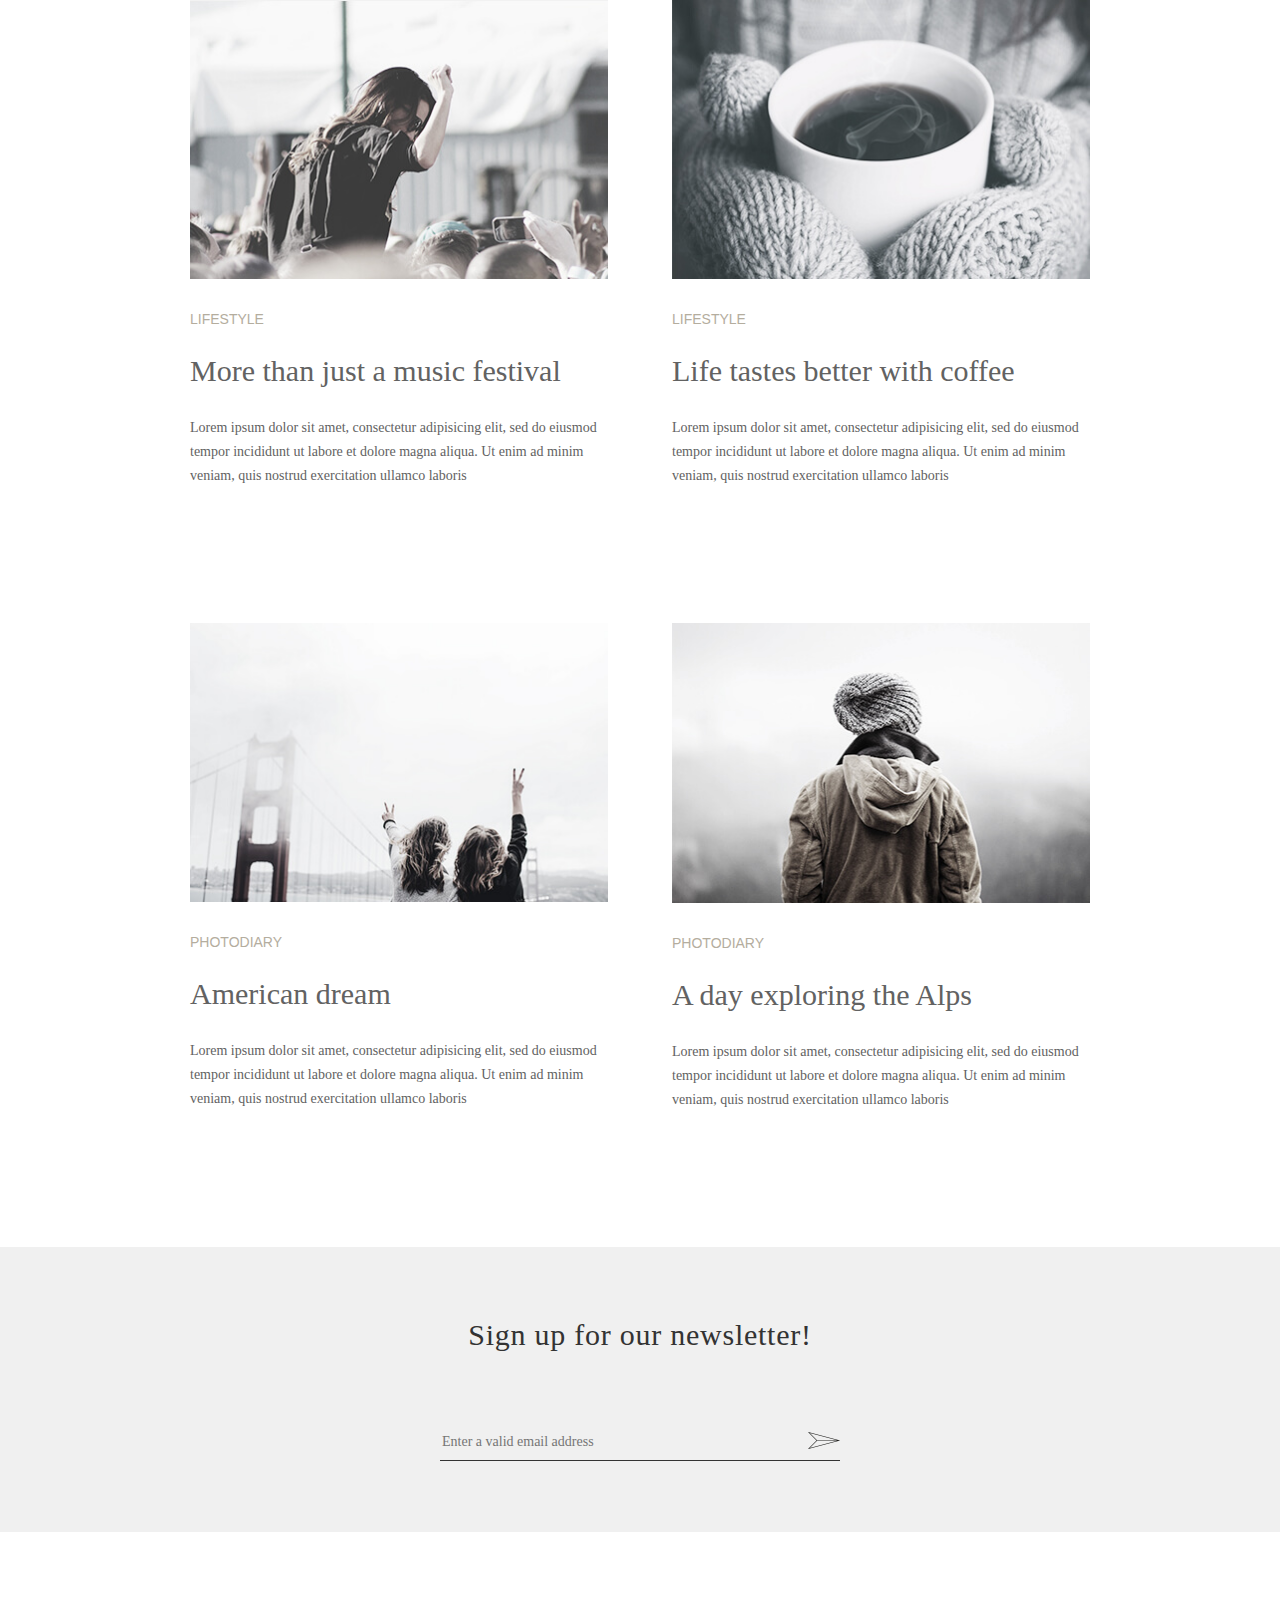
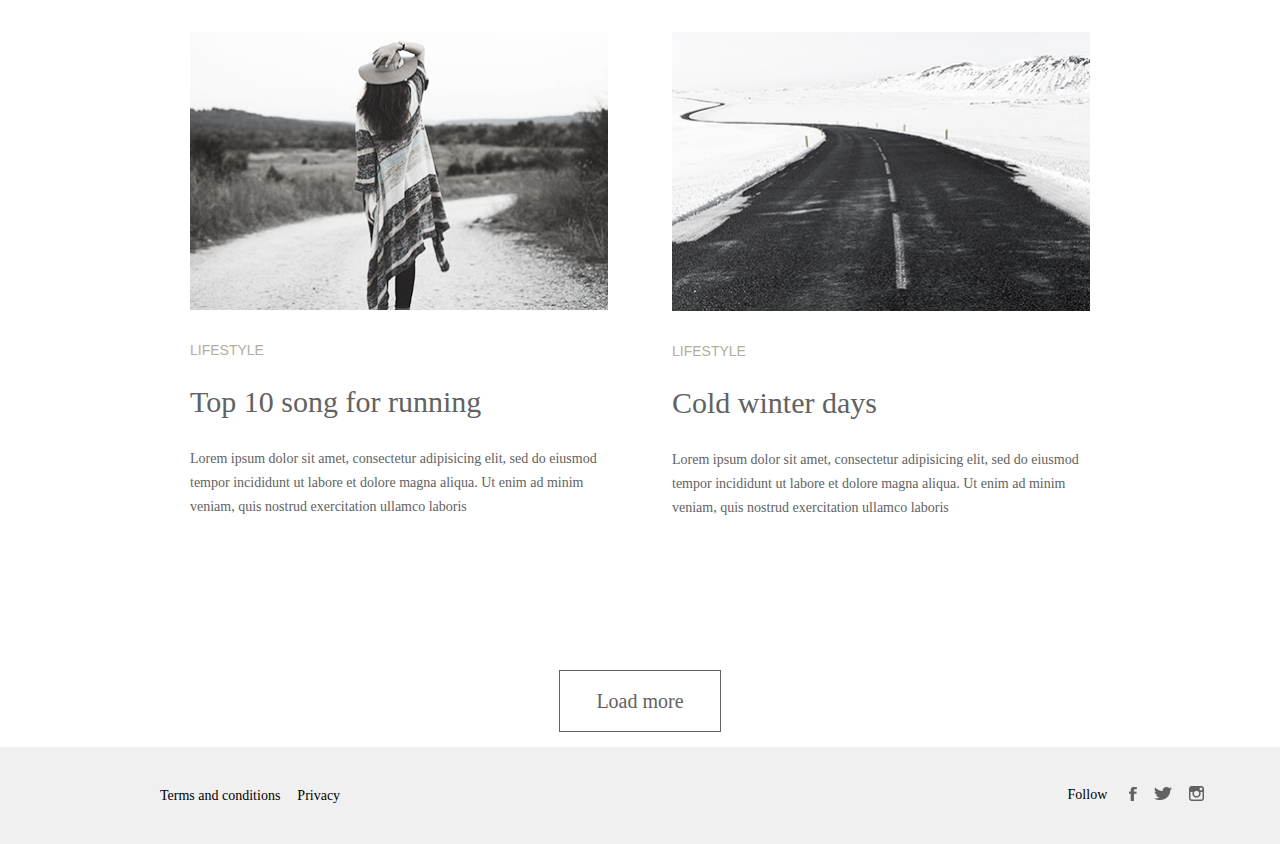
<file: index.html>
<!DOCTYPE html>
<html lang="js">
<head>
	<meta charset="UTF-8">
	<meta name="viewport" content="width=device-width, initial-scale=1.0">
	<title>Minimo</title>
  <link rel="stylesheet" type="text/css" href="./style.css">
  <link rel="stylesheet" type="text/css" href="homepage.css">
	<link rel="stylesheet" type="text/css" href="./footer-style.css">
</head>
<body>
  <main></main>
  <div class="home-article">
    <div class="post">
      <article>
        <img src="images/home-article01.jpg"
        srcset="images/home-article01.jpg x1, images/home-article01@2x.jpg 2x"	alt="img">
        <p class="article-category">LIFESTYLE</p>
        <p class="article-title">More than just a music festival </p>
        <p class="article-text">Lorem ipsum dolor sit amet, consectetur adipisicing elit, sed do eiusmod tempor incididunt ut labore et dolore magna aliqua. Ut enim ad minim veniam, quis nostrud exercitation ullamco laboris</p>
     </article>
    </div>
    <div class="post">
      
      <article>
        <img src="images/home-article02.jpg"
        srcset="images/home-article02.jpg x1, images/home-article02@2x.jpg 2x"	alt="img">
      <p class="article-category">LIFESTYLE</p>
      <p class="article-title">Life tastes better with coffee</p>
      <p class="article-text">Lorem ipsum dolor sit amet, consectetur adipisicing elit, sed do eiusmod tempor incididunt ut labore et dolore magna aliqua. Ut enim ad minim veniam, quis nostrud exercitation ullamco laboris</p>
      
      </article>
    </div>
      <div class="post">
      <article>
        <img src="images/home-article03.jpg"
        srcset="images/home-article03.jpg x1, images/home-article03@2x.jpg 2x"	alt="img">
      <p class="article-category">PHOTODIARY</p>
      <p class="article-title">American dream</p>
      <p class="article-text">Lorem ipsum dolor sit amet, consectetur adipisicing elit, sed do eiusmod tempor incididunt ut labore et dolore magna aliqua. Ut enim ad minim veniam, quis nostrud exercitation ullamco laboris</p>
      
      
      </article>
    </div>
      <div class="post">
      <article>
        <img src="images/home-article04.jpg"
        srcset="images/home-article04.jpg x1, images/home-article04@2x.jpg 2x"	alt="img">
      <p class="article-category">PHOTODIARY</p>
      <p class="article-title">A day exploring the Alps</p>
      <p class="article-text">Lorem ipsum dolor sit amet, consectetur adipisicing elit, sed do eiusmod tempor incididunt ut labore et dolore magna aliqua. Ut enim ad minim veniam, quis nostrud exercitation ullamco laboris</p>
      </article>
      </div>
  </div>

  <section class="home-singup">
    <div class="home-singupinner">
  <p>Sign up for our newsletter!</p>
  <div class="home-input">
  <input type="text" id="input-text" placeholder="Enter a valid email address">
  <input type="image" id ="input-submit" src="images/home-sendicon.png"  srcset="images/home-sendicon.png x1, images/home-sendicon.png@2x.jpg 2x"	alt="submit"  width="32" height="17">
</div>
<div class="input-line"></div>
</div>
</section>

  <div class="home-article h-bottom">
    <div class="post">
  <article>
    <img src="images/article-bottom01.jpg"
        srcset="images/article-bottom01.jpg x1, images/article-bottom01@2x.jpg 2x"	alt="img">
  <p class="article-category">LIFESTYLE</p>
  <p class="article-title">Top 10 song for running</p>
  <p class="article-text">Lorem ipsum dolor sit amet, consectetur adipisicing elit, sed do eiusmod tempor incididunt ut labore et dolore magna aliqua. Ut enim ad minim veniam, quis nostrud exercitation ullamco laboris</p>
  </article>
</div>
  <div class="post">
  <article>
    <img src="images/article-bottom02.jpg"
    srcset="images/article-bottom02.jpg x1, images/article-bottom02@2x.jpg 2x"	alt="img">
  <p class="article-category">LIFESTYLE</p>
  <p class="article-title">Cold winter days</p>
  <p class="article-text">Lorem ipsum dolor sit amet, consectetur adipisicing elit, sed do eiusmod tempor incididunt ut labore et dolore magna aliqua. Ut enim ad minim veniam, quis nostrud exercitation ullamco laboris</p>
  </article>
</div>
  </div>
  <div class="home-loadmore">
  <a><p>Load more</p></a>
</div>


</main>
	<footer class="footer">
		<div class="footer-wrap">
			<div class="footer-rule">
				<ul class="footer-rule-list">
					<li class="footer-rule-item">
						<a href="#" class="footer-rule-item-title">Terms and conditions</a>
					</li>
					<li class="footer-rule-item">
						<a href="#" class="footer-rule-item-title">Privacy</a>
					</li>
				</ul>
			</div>
			<div class="footer-sns">
				<p class="footer-sns-title">Follow</p>
				<ul class="footer-sns-list">
					<li class="footer-sns-item">
						<a href="#">
							<div class="footer-sns-item-icon">
								<img src="./images/footer-facebook.png"
								srcset="./images/footer-facebook@2x.png"
								width="8" height="14"
								alt="facebook">
							</div>
						</a>
					</li>
					<li class="footer-sns-item">
						<a href="#">
							<div class="footer-sns-item-icon">
								<img src="./images/footer-twitter.png"
								srcset="./images/footer-twitter@2x.png"
								width="18" height="13"
								alt="Twitter">
							</div>
						</a>
					</li>
					<li class="footer-sns-item">
						<a href="#">
							<div class="footer-sns-item-icon">
								<img src="./images/footer-instagram.png"
								srcset="./images/footer-instagram@2x.png"
								width="15" height="15"
								alt="Instagram">
							</div>
						</a>
					</li>
				</ul>
			</div>
		</div>
	</footer>

</body>
</html>
</file>
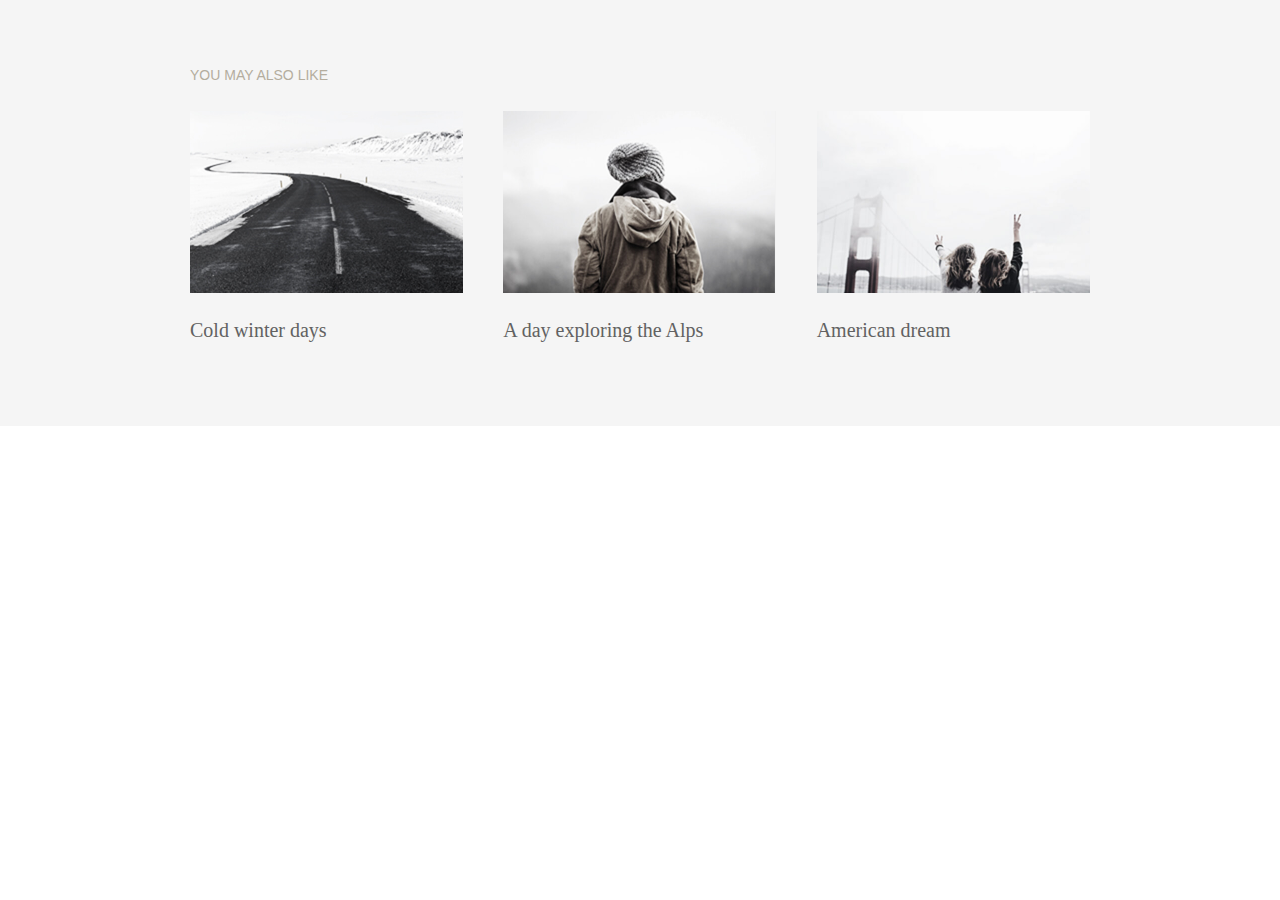
<file: also-like.html>
<!DOCTYPE html>
<html lang="js">
<head>
	<meta charset="UTF-8">
	<meta name="viewport" content="width=device-width, initial-scale=1.0">
	<title>Minimo</title>
	<link rel="stylesheet" type="text/css" href="./style.css">
	<link rel="stylesheet" type="text/css" href="./also-like-style.css">
</head>
<body>

	<section class="also-like">
		<div class="also-like-wrap">
			<p class="also-like-title">you may also like</p>
			<ul class="also-like-list">
				<li class="aloso-like-item">
					<a href="#">
						<div class="also-like-item-img">
							<img src="./images/also-like01.jpg"
							srcset="./images/also-like01@2x.jpg"
							width="273.05" height="182"
							alt="雪景色の道路">
						</div>
						<p class="also-like-item-text">Cold winter days</p>
					</a>
				</li>
				<li class="aloso-like-item">
					<a href="#">
						<div class="also-like-item-img">
							<img src="./images/also-like02.jpg"
							srcset="./images/also-like02@2x.jpg"
							width="273.05" height="182"
							alt="後ろ姿の人">
						</div>
						<p class="also-like-item-text">A day exploring the Alps</p>
					</a>
				</li>
				<li class="aloso-like-item">
					<a href="#">
						<div class="also-like-item-img">
							<img src="./images/also-like03.jpg"
							srcset="./images/also-like03@2x.jpg"
							width="273.05" height="182"
							alt="手を挙げる人と橋">
						</div>
						<p class="also-like-item-text">American dream</p>
					</a>
				</li>
			</ul>
		</div>
	</section>

</body>
</html>
</file>
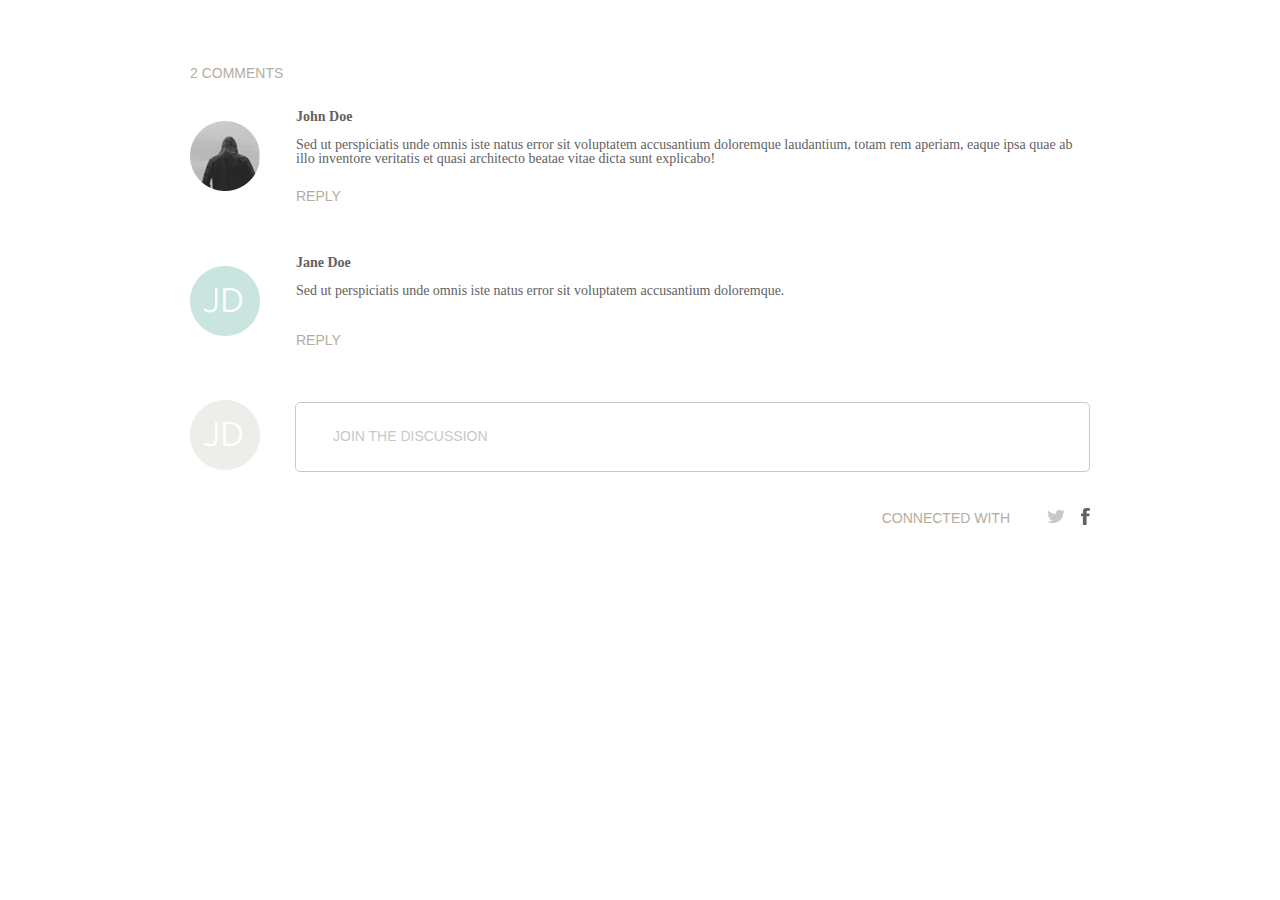
<file: comments.html>
<!DOCTYPE html>
<html lang="js">
<head>
	<meta charset="UTF-8">
	<meta name="viewport" content="width=device-width, initial-scale=1.0">
	<title>Minimo</title>
	<link rel="stylesheet" type="text/css" href="./comments-style.css">
	<link rel="stylesheet" type="text/css" href="./style.css">
</head>
<body>

	<section class="comments">
		<div class="comments-inner">
			<p class="comments-count">2 comments</p>
			<div class="comments-wrap">
				<ul class="comments-list">
					<li class="comments-item">
						<div class="comments-item-img">
							<img src="./images/comments01.png"
							srcset="./images/comments01@2x.png"
							width="70" height="70"
							alt="John Doeのアイコン">
						</div>
						<div class="comments-item-text">
							<p class="comments-item-text-name">John Doe</p>
							<p class="comments-item-text-contents">Sed ut perspiciatis unde omnis iste natus error sit voluptatem accusantium doloremque laudantium, totam rem aperiam, eaque ipsa quae ab illo inventore veritatis et quasi architecto beatae vitae dicta sunt explicabo!</p>
							<div class="comments-item-text-reply comments-item-text-reply1">
								<a href="#">Reply</a>
							</div>
						</div>
					</li>
					<li class="comments-item">
						<div class="comments-item-img">
							<img src="./images/comments02.png"
							srcset="./images/comments02@2x.png"
							width="70" height="70"
							alt="John Doeのアイコン">
						</div>
						<div class="comments-item-text">
							<p class="comments-item-text-name">Jane Doe</p>
							<p class="comments-item-text-contents">Sed ut perspiciatis unde omnis iste natus error sit voluptatem accusantium doloremque.</p>
							<div class="comments-item-text-reply comments-item-text-reply2">
								<a href="#">Reply</a>
							</div>
						</div>
					</li>
				</ul>
				<div class="comments-form">
					<div class="comments-form-img">
						<img src="./images/comments03.png"
						srcset="./images/comments03@2x.png"
						width="70" height="70"
						alt="John Doeのアイコン">
					</div>
					<div class="comments-form-wrap">
						<input type="text" name="text" placeholder="Join the discussion">
					</div>
				</div>
				<div class="comments-sns">
					<p class="comments-sns-title">Connected with</p>
					<ul class="comments-sns-list">
						<li class="comments-sns-item">
							<a href="#">
								<div class="comments-sns-item-icon">
									<img src="./images/comments-twitter.png"
									srcset="./images/comments-twitter@2x.png"
									width="18" height="13"
									alt="Twitter">
								</div>
							</a>
						</li>
						<li class="comments-sns-item">
							<a href="#">
								<div class="comments-sns-item-icon">
									<img src="./images/comments-facebook.png"
									srcset="./images/comments-facebook@2x.png"
									width="9" height="17"
									alt="Facebook">
								</div>
							</a>
						</li>
					</ul>
				</div>
			</div>
		</div>
	</section>

</body>
</html>
</file>
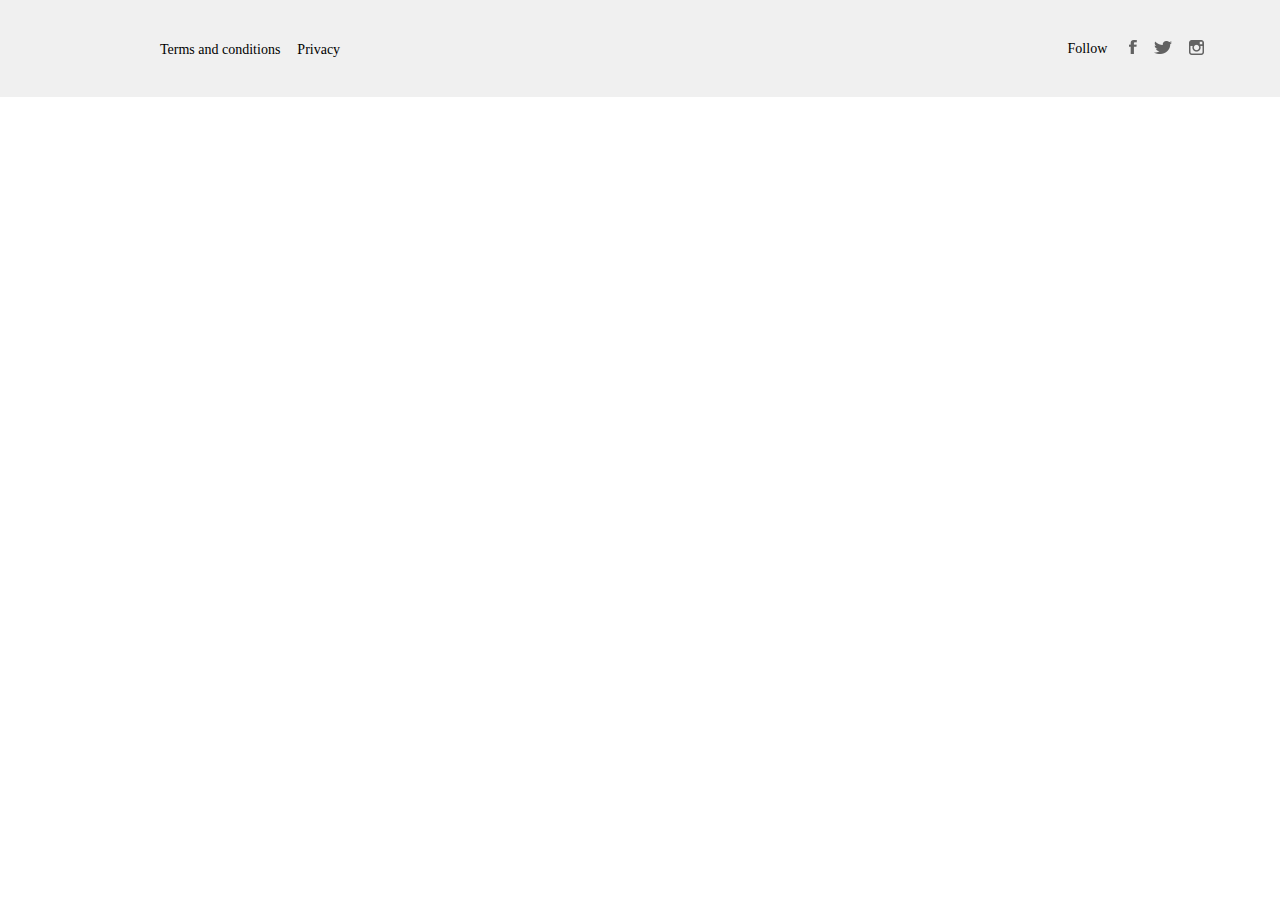
<file: footer.html>
<!DOCTYPE html>
<html lang="js">
<head>
	<meta charset="UTF-8">
	<meta name="viewport" content="width=device-width, initial-scale=1.0">
	<title>Minimo</title>
	<link rel="stylesheet" type="text/css" href="./style.css">
	<link rel="stylesheet" type="text/css" href="./footer-style.css">
</head>
<body>

	<footer class="footer">
		<div class="footer-wrap">
			<div class="footer-rule">
				<ul class="footer-rule-list">
					<li class="footer-rule-item">
						<a href="#" class="footer-rule-item-title">Terms and conditions</a>
					</li>
					<li class="footer-rule-item">
						<a href="#" class="footer-rule-item-title">Privacy</a>
					</li>
				</ul>
			</div>
			<div class="footer-sns">
				<p class="footer-sns-title">Follow</p>
				<ul class="footer-sns-list">
					<li class="footer-sns-item">
						<a href="#">
							<div class="footer-sns-item-icon">
								<img src="./images/footer-facebook.png"
								srcset="./images/footer-facebook@2x.png"
								width="8" height="14"
								alt="facebook">
							</div>
						</a>
					</li>
					<li class="footer-sns-item">
						<a href="#">
							<div class="footer-sns-item-icon">
								<img src="./images/footer-twitter.png"
								srcset="./images/footer-twitter@2x.png"
								width="18" height="13"
								alt="Twitter">
							</div>
						</a>
					</li>
					<li class="footer-sns-item">
						<a href="#">
							<div class="footer-sns-item-icon">
								<img src="./images/footer-instagram.png"
								srcset="./images/footer-instagram@2x.png"
								width="15" height="15"
								alt="Instagram">
							</div>
						</a>
					</li>
				</ul>
			</div>
		</div>
	</footer>

</body>
</html>
</file>
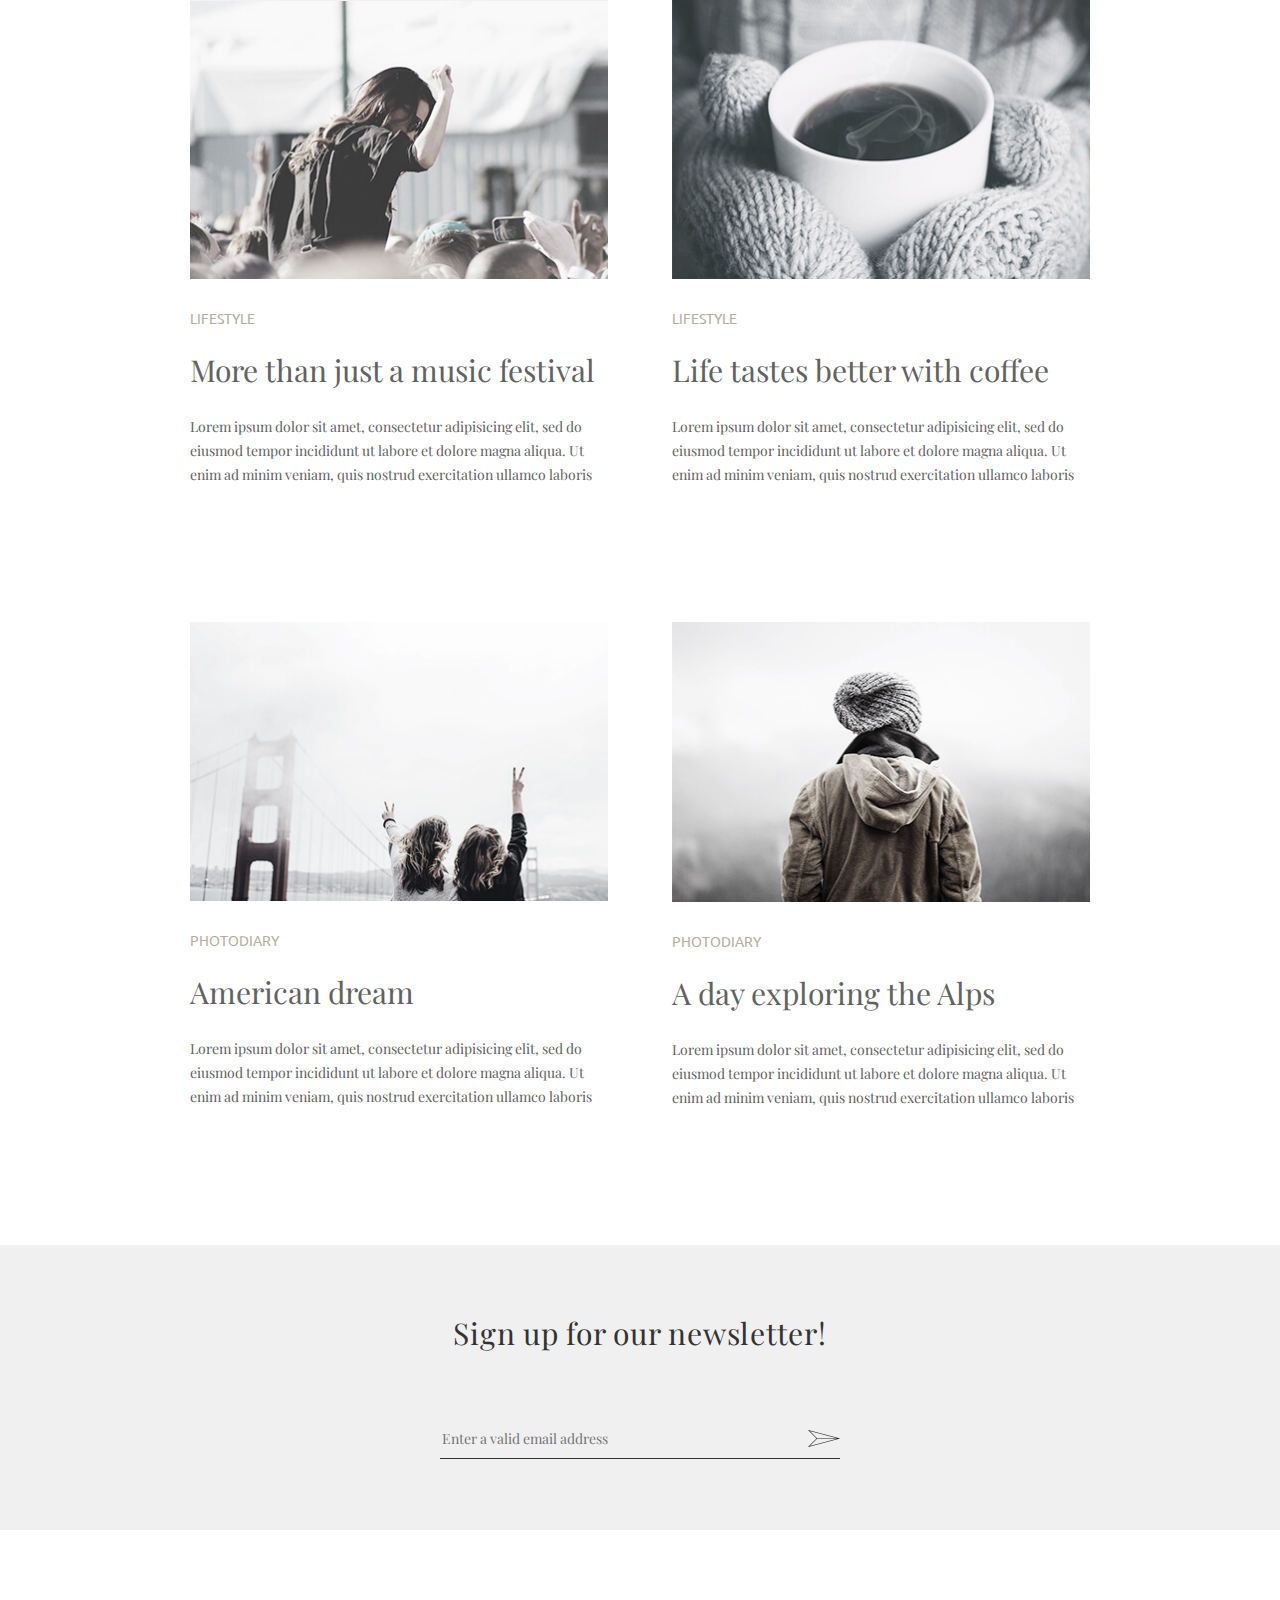
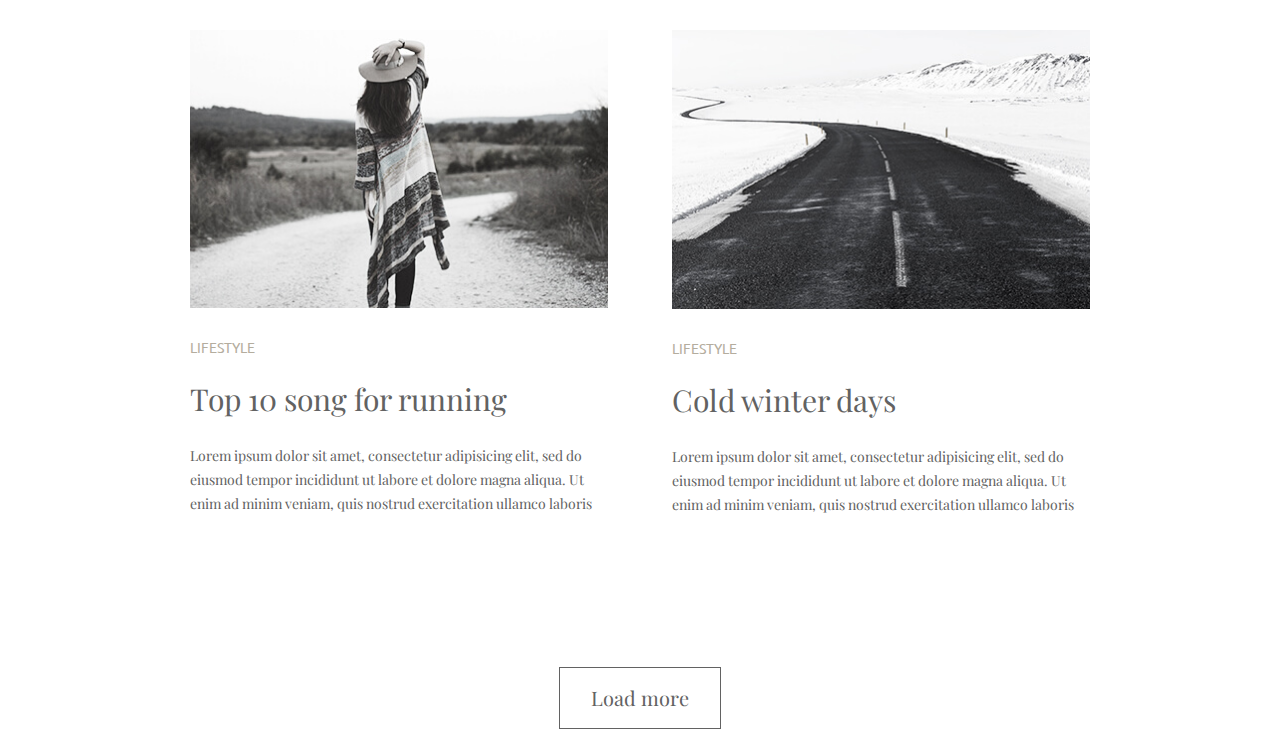
<file: homepage.html>
<!DOCTYPE html>
<html lang="ja">
<head>
  <meta charset="UTF-8">
  <meta name="viewport" content="width=device-width, initial-scale=1.0">
  <link rel="preconnect" href="https://fonts.gstatic.com">
  <link href="https://fonts.googleapis.com/css2?family=Playfair+Display&family=Ubuntu:wght@300&display=swap" rel="stylesheet">

  <link rel="stylesheet" type="text/css" href="homepage.css">
  <title>minimo</title>
</head>
<header>

</header>
<body>

<main>
  <div class="home-article">
    <div class="post">
      <article>
        <img src="images/home-article01.jpg"
        srcset="images/home-article01.jpg x1, images/home-article01@2x.jpg 2x"	alt="img">
        <p class="article-category">LIFESTYLE</p>
        <p class="article-title">More than just a music festival </p>
        <p class="article-text">Lorem ipsum dolor sit amet, consectetur adipisicing elit, sed do eiusmod tempor incididunt ut labore et dolore magna aliqua. Ut enim ad minim veniam, quis nostrud exercitation ullamco laboris</p>
     </article>
    </div>
    <div class="post">
      
      <article>
        <img src="images/home-article02.jpg"
        srcset="images/home-article02.jpg x1, images/home-article02@2x.jpg 2x"	alt="img">
      <p class="article-category">LIFESTYLE</p>
      <p class="article-title">Life tastes better with coffee</p>
      <p class="article-text">Lorem ipsum dolor sit amet, consectetur adipisicing elit, sed do eiusmod tempor incididunt ut labore et dolore magna aliqua. Ut enim ad minim veniam, quis nostrud exercitation ullamco laboris</p>
      
      </article>
    </div>
      <div class="post">
      <article>
        <img src="images/home-article03.jpg"
        srcset="images/home-article03.jpg x1, images/home-article03@2x.jpg 2x"	alt="img">
      <p class="article-category">PHOTODIARY</p>
      <p class="article-title">American dream</p>
      <p class="article-text">Lorem ipsum dolor sit amet, consectetur adipisicing elit, sed do eiusmod tempor incididunt ut labore et dolore magna aliqua. Ut enim ad minim veniam, quis nostrud exercitation ullamco laboris</p>
      
      
      </article>
    </div>
      <div class="post">
      <article>
        <img src="images/home-article04.jpg"
        srcset="images/home-article04.jpg x1, images/home-article04@2x.jpg 2x"	alt="img">
      <p class="article-category">PHOTODIARY</p>
      <p class="article-title">A day exploring the Alps</p>
      <p class="article-text">Lorem ipsum dolor sit amet, consectetur adipisicing elit, sed do eiusmod tempor incididunt ut labore et dolore magna aliqua. Ut enim ad minim veniam, quis nostrud exercitation ullamco laboris</p>
      </article>
      </div>
  </div>

  <section class="home-singup">
    <div class="home-singupinner">
  <p>Sign up for our newsletter!</p>
  <div class="home-input">
  <input type="text" id="input-text" placeholder="Enter a valid email address">
  <input type="image" id ="input-submit" src="images/home-sendicon.png"  srcset="images/home-sendicon.png x1, images/home-sendicon.png@2x.jpg 2x"	alt="submit"  width="32" height="17">
</div>
<div class="input-line"></div>
</div>
</section>

  <div class="home-article h-bottom">
    <div class="post">
  <article>
    <img src="images/article-bottom01.jpg"
        srcset="images/article-bottom01.jpg x1, images/article-bottom01@2x.jpg 2x"	alt="img">
  <p class="article-category">LIFESTYLE</p>
  <p class="article-title">Top 10 song for running</p>
  <p class="article-text">Lorem ipsum dolor sit amet, consectetur adipisicing elit, sed do eiusmod tempor incididunt ut labore et dolore magna aliqua. Ut enim ad minim veniam, quis nostrud exercitation ullamco laboris</p>
  </article>
</div>
  <div class="post">
  <article>
    <img src="images/article-bottom02.jpg"
    srcset="images/article-bottom02.jpg x1, images/article-bottom02@2x.jpg 2x"	alt="img">
  <p class="article-category">LIFESTYLE</p>
  <p class="article-title">Cold winter days</p>
  <p class="article-text">Lorem ipsum dolor sit amet, consectetur adipisicing elit, sed do eiusmod tempor incididunt ut labore et dolore magna aliqua. Ut enim ad minim veniam, quis nostrud exercitation ullamco laboris</p>
  </article>
</div>
  </div>
  <div class="home-loadmore">
  <a><p>Load more</p></a>
</div>

</main>
</body>
</html>
</file>
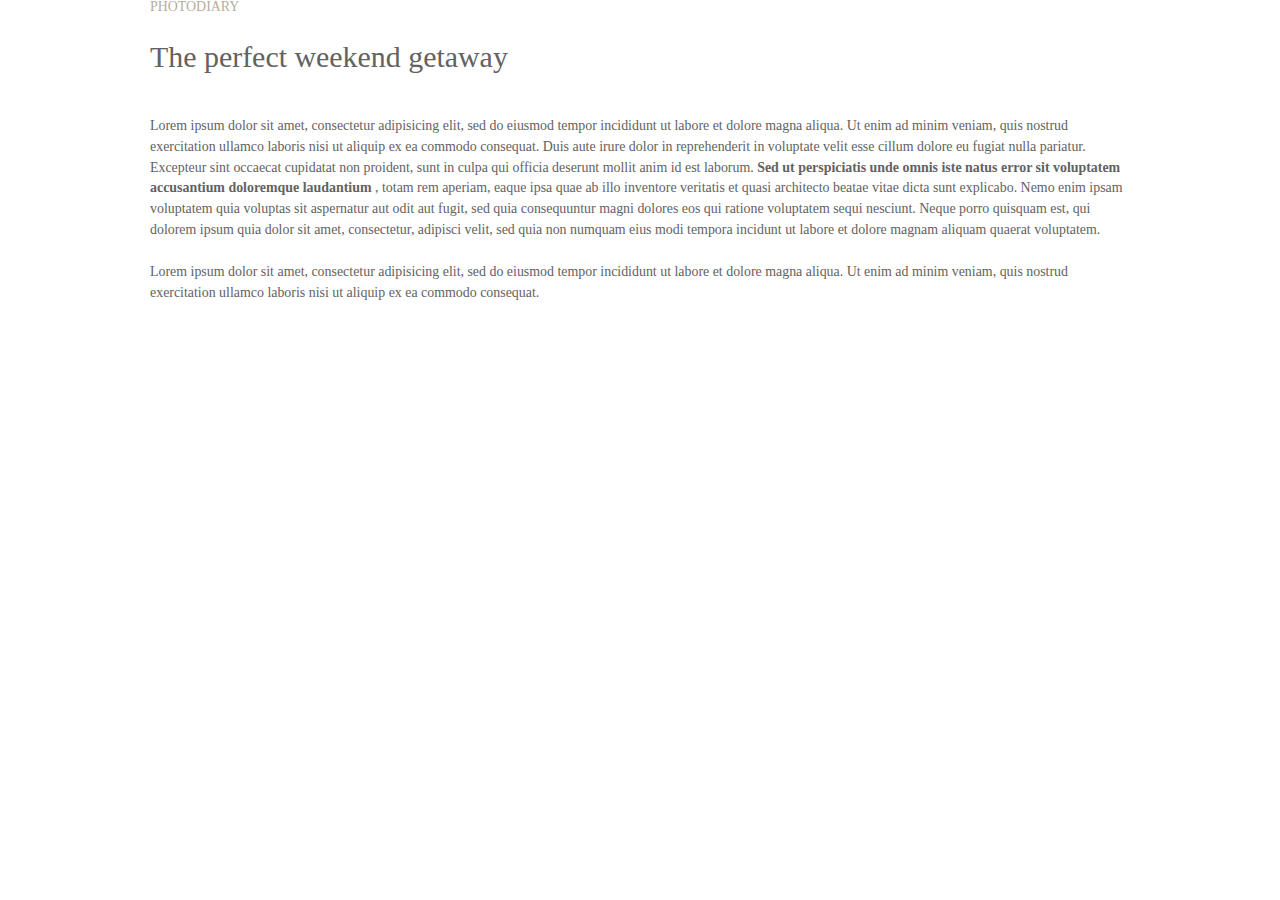
<file: photodiary-head.html>
<!DOCTYPE html>
<html lang="ja">
<head>
  <meta charset="UTF-8">
  <meta name="viewport" content="width=device-width, initial-scale=1.0">
  <title>Minimo</title>
  <link rel="stylesheet" type="text/css" href="./style.css">
	<link rel="stylesheet" type="text/css" href="./photodiary-head-style.css">
</head>

<body>
  <section class="pd-head">
    <div class="pd-head-wrap">
      <div class="pd-head-content">
        <p class="pd-head-category">PHOTODIARY</p><!-- /.pd-head-category -->
        <p class="pd-head-title">The perfect weekend getaway</p><!-- /.pd-head-title -->
        <p class="pd-head-txt">
          Lorem ipsum dolor sit amet, consectetur adipisicing elit, sed do eiusmod tempor incididunt ut labore et dolore magna aliqua. Ut enim ad minim veniam, quis nostrud exercitation ullamco laboris nisi ut aliquip ex ea commodo consequat. Duis aute irure dolor in reprehenderit in voluptate velit esse cillum dolore eu fugiat nulla pariatur. Excepteur sint occaecat cupidatat non proident, sunt in culpa qui officia deserunt mollit anim id est laborum. 
          <span>Sed ut perspiciatis unde omnis iste natus error sit voluptatem accusantium doloremque laudantium</span>
          , totam rem aperiam, eaque ipsa quae ab illo inventore veritatis et quasi architecto beatae vitae dicta sunt explicabo. Nemo enim ipsam voluptatem quia voluptas sit aspernatur aut odit aut fugit, sed quia consequuntur magni dolores eos qui ratione voluptatem sequi nesciunt. Neque porro quisquam est, qui dolorem ipsum quia dolor sit amet, consectetur, adipisci velit, sed quia non numquam eius modi tempora incidunt ut labore et dolore magnam aliquam quaerat voluptatem. <br>
          <br>
          Lorem ipsum dolor sit amet, consectetur adipisicing elit, sed do eiusmod tempor incididunt ut labore et dolore magna aliqua. Ut enim ad minim veniam, quis nostrud exercitation ullamco laboris nisi ut aliquip ex ea commodo consequat.
        </p><!-- /.pd-head-txt -->
      </div><!-- /.pd-head-content -->
    </div><!-- /.pd-head-wrap -->
  </section><!-- /.pd-head -->
</body>
</html>
</file>
<file: footer-style.css>
@charset "UTF-8";
.footer a {
	text-decoration: none;
}

.footer ul li {
	list-style: none;
}

.footer {
	width: 100%;
	height: 97px;
	background-color: #f0f0f0;
}

.footer-wrap {
	width:  100%;
	height: 97px;
	display: flex;
	align-items: center;
	justify-content: space-between;
}

.footer-rule {
	margin-left: 12.5%;
}

.footer-rule-list {
	display: flex;
	align-items: center;
}

.footer-rule-item:first-child {
	margin-right: 17px;
}

.footer-rule-item-title  {
	font-size: 14px;
	color:  #000000;
	font-family: "Playfair Display",serif;
}

.footer-sns {
	margin-right: 5.917%;
	display: flex;
	align-items: center;
}

.footer-sns-title {
	margin-right: 22px;
	font-size: 14px;
	color:  #000000;
	font-family: "Playfair Display",serif;
}

.footer-sns-list {
	display: flex;
	align-items: center;
}

.footer-sns-item {
	margin-right: 17px;
}

.footer-sns-item:last-child {
	margin-right: 0;
}
</file>
<file: also-like-style.css>
@charset "UTF-8";

.also-like a {
	text-decoration: none;
}

.also-like ul li {
	list-style: none;
}

.also-like {
	width: 100%;
	height: auto;
	background-color: #f5f5f5;
}

.also-like-wrap {
	margin: 0 auto;
	padding-top: 68px;
	padding-bottom: 86px;
	width: 100%;
	height:  auto;
	max-width: 900px;
}

.also-like-title {
	font-size: 14px;
	color: #b4ad9e;
	font-family: Ubuntu,sans-serif;
	text-transform: uppercase;
}

.also-like-list {
	margin-top: 29px;
	display: flex;
	align-items: center;
	justify-content: center;
}

.aloso-like-item {
	width: calc(100% / 3);
	height: auto;
	margin-right: 40px;
}

.aloso-like-item:last-child {
	margin-right: 0;
}

.also-like-item-text {
	margin-top: 24px;
	font-size: 20px;
	color: #626262;
	font-family: "Playfair Display",serif;
}
</file>
<file: comments-style.css>
@charset "UTF-8";

.comments a {
	text-decoration: none;
}

.comments ul li {
	list-style: none;
}

.comments-inner {
	padding: 66px 0 96px 0;
	max-width: 900px;
	margin: 0 auto;
}

.comments-count {
	margin: 0 auto 0 0;
	font-size: 14px;
	color: #b4ad9e;
	font-family: Ubuntu,sans-serif;
	font-weight: 300;
	text-transform: uppercase;
}

.comments-list {
	margin-top: 30px;
}

.comments-item {
	margin-top: 52px;
	display: flex;
	align-items: center;
}

.comments-item:first-child {
	margin-top: 0;
}

.comments-item-text {
	margin-left: 36px;
}

.comments-item-text-name {
	font-size: 14px;
	color: #626262;
	font-family: "Playfair Display",serif;
	font-weight: bold;
}

.comments-item-text-contents {
	margin-top: 14px;
	font-size: 14px;
	color: #626262;
	font-family: "Playfair Display",serif;
}

.comments-item-text-reply1 {
	margin-top: 22px;
}

.comments-item-text-reply2 {
	margin-top: 34px;
}

.comments-item-text-reply a {
	font-size: 14px;
	color: #b4ad9e;
	font-family: "Ubuntu",sans-serif;
	font-weight: 300;
	text-transform: uppercase;
}

.comments-form {
	margin-top: 52px;
	display: flex;
	align-items: center;
}

.comments-form-wrap {
	margin-left: 35px;
	width: 100%;
	height:  auto;
}

.comments-form-wrap input[type="text"]{
	width: 100%;
	height: 70px;
	border: 1px solid #c8c8c8;
	border-radius: 5px;
	box-sizing: border-box;
}


.comments-form-wrap ::placeholder {
	line-height: 70px;
	padding-left: 35px;
	font-size: 14px;
	color: #c8c8c8;
	font-family: Ubuntu,sans-serif;
	font-weight: 300;
	text-transform: uppercase;
}

.comments-sns {
	margin: 35px 0 0 0;
	display: flex;
	align-items: center;
	justify-content: flex-end;
}

.comments-sns-title {
	margin-right: 37px;
	font-size: 14px;
	color: #b4ad9e;
	font-family: Ubuntu,sans-serif;
	font-weight: 300;
	text-transform: uppercase;
}

.comments-sns-list {
	display: flex;
	align-items: center;
}

.comments-sns-item {
	margin-right: 16px;
}

.comments-sns-item:last-child {
	margin-right: 0;
}
</file>
<file: photodiary-head-style.css>
.pd-head-wrap {
  margin: 0 150px  64px 150px;
}

.pd-head-category {
  margin-bottom: 28px;
  font-family: Ubuntu;
  font-size: 0.87em;
  color: #b4ad9e;
}

.pd-head-title {
  margin-bottom: 44px;
  font-family: Playfair Display;
  font-size: 1.87em;
  color: #626262;
}

.pd-head-txt {
  line-height: 1.5;
  font-family: Playfair Display;
  font-size: 0.87em;
  color: #626262;
}

.pd-head-txt span {
  font-weight: bold;
}
</file>
<file: style.css>
/*
html5doctor.com Reset Stylesheet
v1.6.1
Last Updated: 2010-09-17
Author: Richard Clark - http://richclarkdesign.com
Twitter: @rich_clark
*/

html, body, div, span, object, iframe,
h1, h2, h3, h4, h5, h6, p, blockquote, pre,
abbr, address, cite, code,
del, dfn, em, img, ins, kbd, q, samp,
small, strong, sub, sup, var,
b, i,
dl, dt, dd, ol, ul, li,
fieldset, form, label, legend,
table, caption, tbody, tfoot, thead, tr, th, td,
article, aside, canvas, details, figcaption, figure,
footer, header, hgroup, menu, nav, section, summary,
time, mark, audio, video {
    margin:0;
    padding:0;
    border:0;
    outline:0;
    font-size:100%;
    vertical-align:baseline;
    background:transparent;
}

body {
    line-height:1;
}

article,aside,details,figcaption,figure,
footer,header,hgroup,menu,nav,section {
    display:block;
}

nav ul {
    list-style:none;
}

blockquote, q {
    quotes:none;
}

blockquote:before, blockquote:after,
q:before, q:after {
    content:'';
    content:none;
}

a {
    margin:0;
    padding:0;
    font-size:100%;
    vertical-align:baseline;
    background:transparent;
}

/* change colours to suit your needs */
ins {
    background-color:#ff9;
    color:#000;
    text-decoration:none;
}

/* change colours to suit your needs */
mark {
    background-color:#ff9;
    color:#000;
    font-style:italic;
    font-weight:bold;
}

del {
    text-decoration: line-through;
}

abbr[title], dfn[title] {
    border-bottom:1px dotted;
    cursor:help;
}

table {
    border-collapse:collapse;
    border-spacing:0;
}

/* change border colour to suit your needs */
hr {
    display:block;
    height:1px;
    border:0;  
    border-top:1px solid #cccccc;
    margin:1em 0;
    padding:0;
}

input, select {
    vertical-align:middle;
}
</file>
<file: homepage.css>
/*
html5doctor.com Reset Stylesheet
v1.6.1
Last Updated: 2010-09-17
Author: Richard Clark - http://richclarkdesign.com
Twitter: @rich_clark
*/

html, body, div, span, object, iframe,
h1, h2, h3, h4, h5, h6, p, blockquote, pre,
abbr, address, cite, code,
del, dfn, em, img, ins, kbd, q, samp,
small, strong, sub, sup, var,
b, i,
dl, dt, dd, ol, ul, li,
fieldset, form, label, legend,
table, caption, tbody, tfoot, thead, tr, th, td,
article, aside, canvas, details, figcaption, figure,
footer, header, hgroup, menu, nav, section, summary,
time, mark, audio, video {
    margin:0;
    padding:0;
    border:0;
    outline:0;
    font-size:100%;
    vertical-align:baseline;
    background:transparent;
}

body {
    line-height:1;
}

article,aside,details,figcaption,figure,
footer,header,hgroup,menu,nav,section {
    display:block;
}

nav ul {
    list-style:none;
}

blockquote, q {
    quotes:none;
}

blockquote:before, blockquote:after,
q:before, q:after {
    content:'';
    content:none;
}

a {
    margin:0;
    padding:0;
    font-size:100%;
    vertical-align:baseline;
    background:transparent;
}

/* change colours to suit your needs */
ins {
    background-color:#ff9;
    color:#000;
    text-decoration:none;
}

/* change colours to suit your needs */
mark {
    background-color:#ff9;
    color:#000;
    font-style:italic;
    font-weight:bold;
}

del {
    text-decoration: line-through;
}

abbr[title], dfn[title] {
    border-bottom:1px dotted;
    cursor:help;
}

table {
    border-collapse:collapse;
    border-spacing:0;
}

/* change border colour to suit your needs */
hr {
    display:block;
    height:1px;
    border:0;  
    border-top:1px solid #cccccc;
    margin:1em 0;
    padding:0;
}

input, select {
    vertical-align:middle;
}



body{
  font-family: 'Playfair Display', serif;
}
.home-article{
  width:900px;
  margin: 0 auto;
  display: flex;
  justify-content: space-between;
  flex-wrap:wrap;

}

.post{
  width:418px;
  margin-bottom:135px;
}
.post img{
  width:418px;
}
.article-category{
  font-family: 'Ubuntu', sans-serif;
  font-size:14px;
  color:#b4ad9e;
  text-align: left;
  margin-top:30px;

}
.article-title{
  font-size:30px;
  color:#626262;
  text-align: left;
  margin-top:30px;

}

.article-text{
  font-size: 14px;
  line-height: 24px;
  color:#626262;
  margin-top:30px;
}

/* singup */
.home-singup{
  width:auto;
  height: 285px;
  background-color:#f0f0f0;

}


.home-singupinner{
  width:400px;
  margin:0 auto;
}

.home-singupinner p{
  font-size:30px;
  color:#333333;
  text-align: center;
  padding-top:73px;
  letter-spacing:0.025em;
}

.home-input{
  margin-top:calc(112px - 30px);
  margin-bottom:10px;
  display: flex;
  align-items: flex-start;

}


#input-text{
  width:400px;
  background-color:#f0f0f0;
  font-size: 14px;
  text-align: left;
  border:none;
  outline:none;
  position: relative;
  bottom:0; 
}
input::-webkit-input-placeholder{
  font-family: 'Playfair Display', serif;
}



.input-line{
  content:"";
  width: 400px;
  height: 1px;
  background-color:#333333;
  /* display:inline; */
  position:absolute;
}

/* #input-submit{

  display: inline;
} */

.h-bottom{
  margin-top:100px;
  }
  

.home-loadmore{
  width:160px;
  height: 60px;
  margin:calc(150px - 135px) auto;
  border:solid 1px #626262;
}

.home-loadmore p{
  font-size: 20px;
  text-align: center;
  color:#626262;
  padding: 20px 0;
}
</file>
